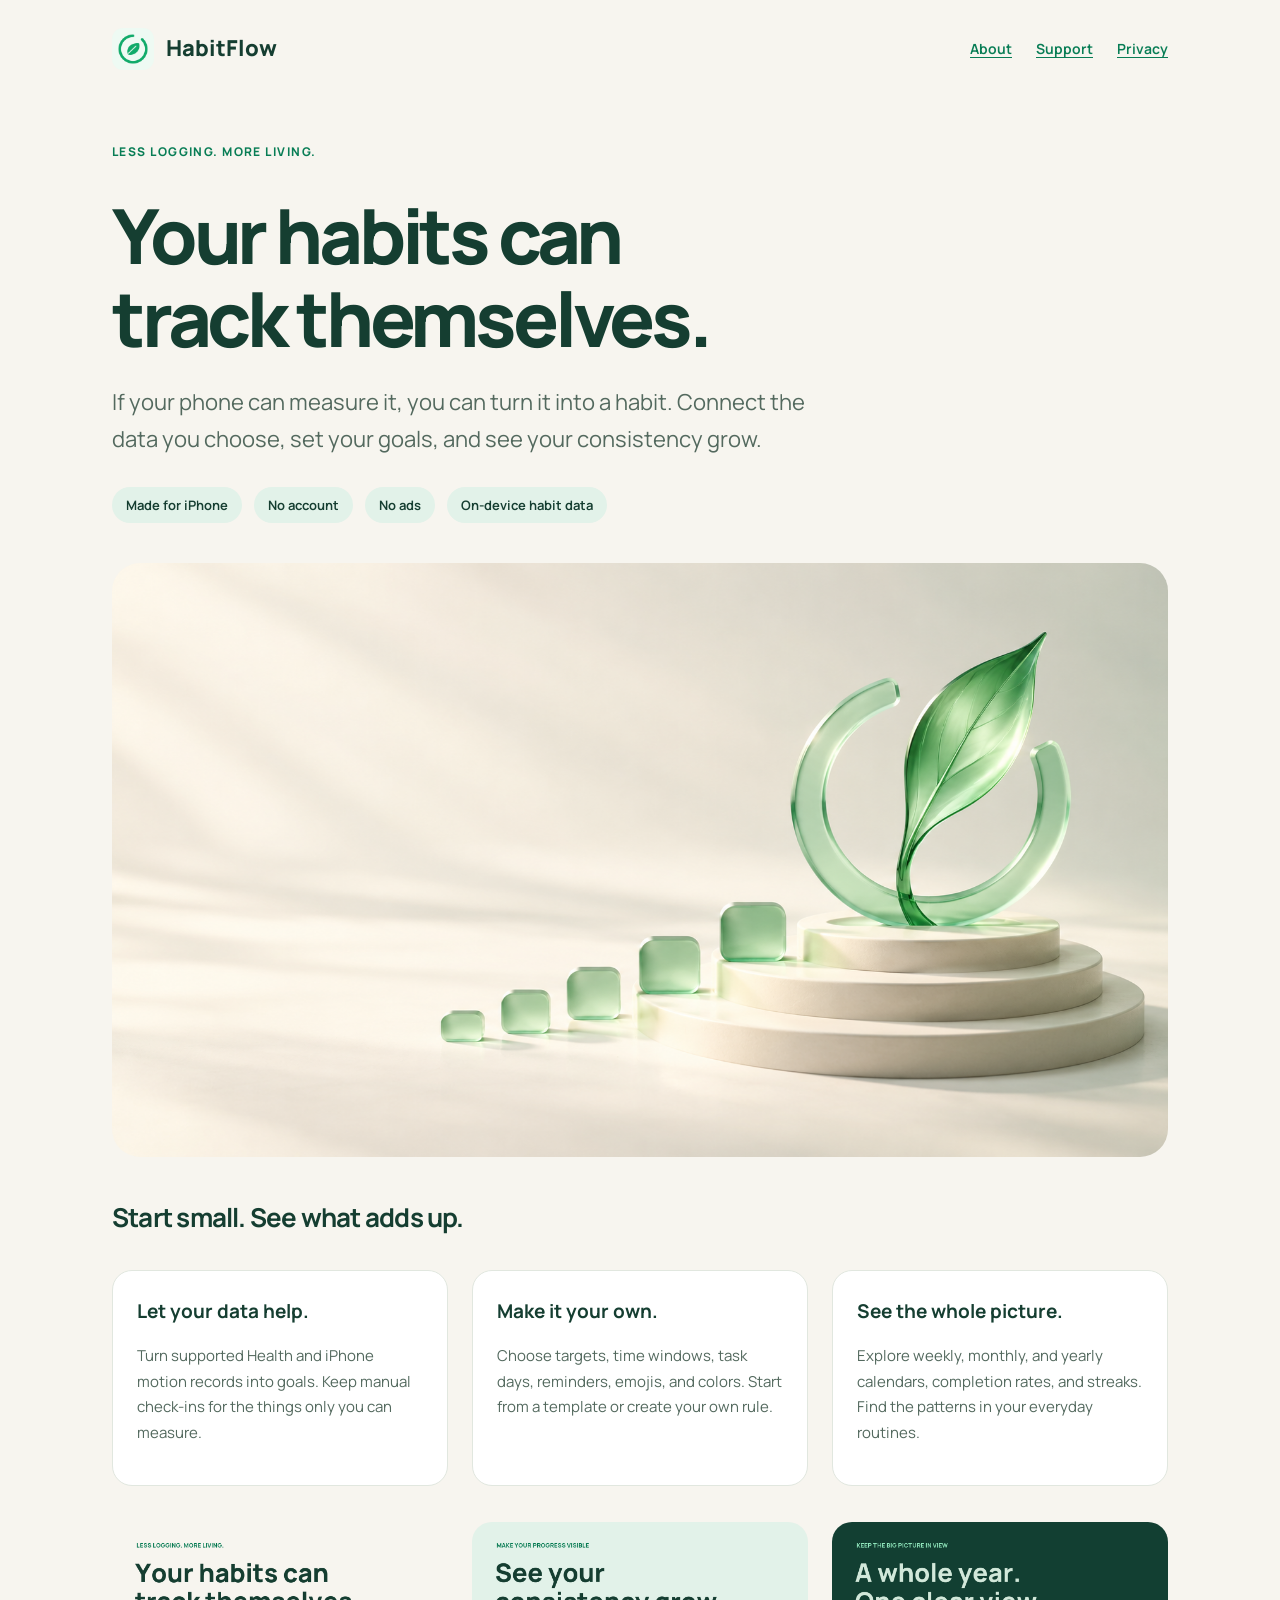
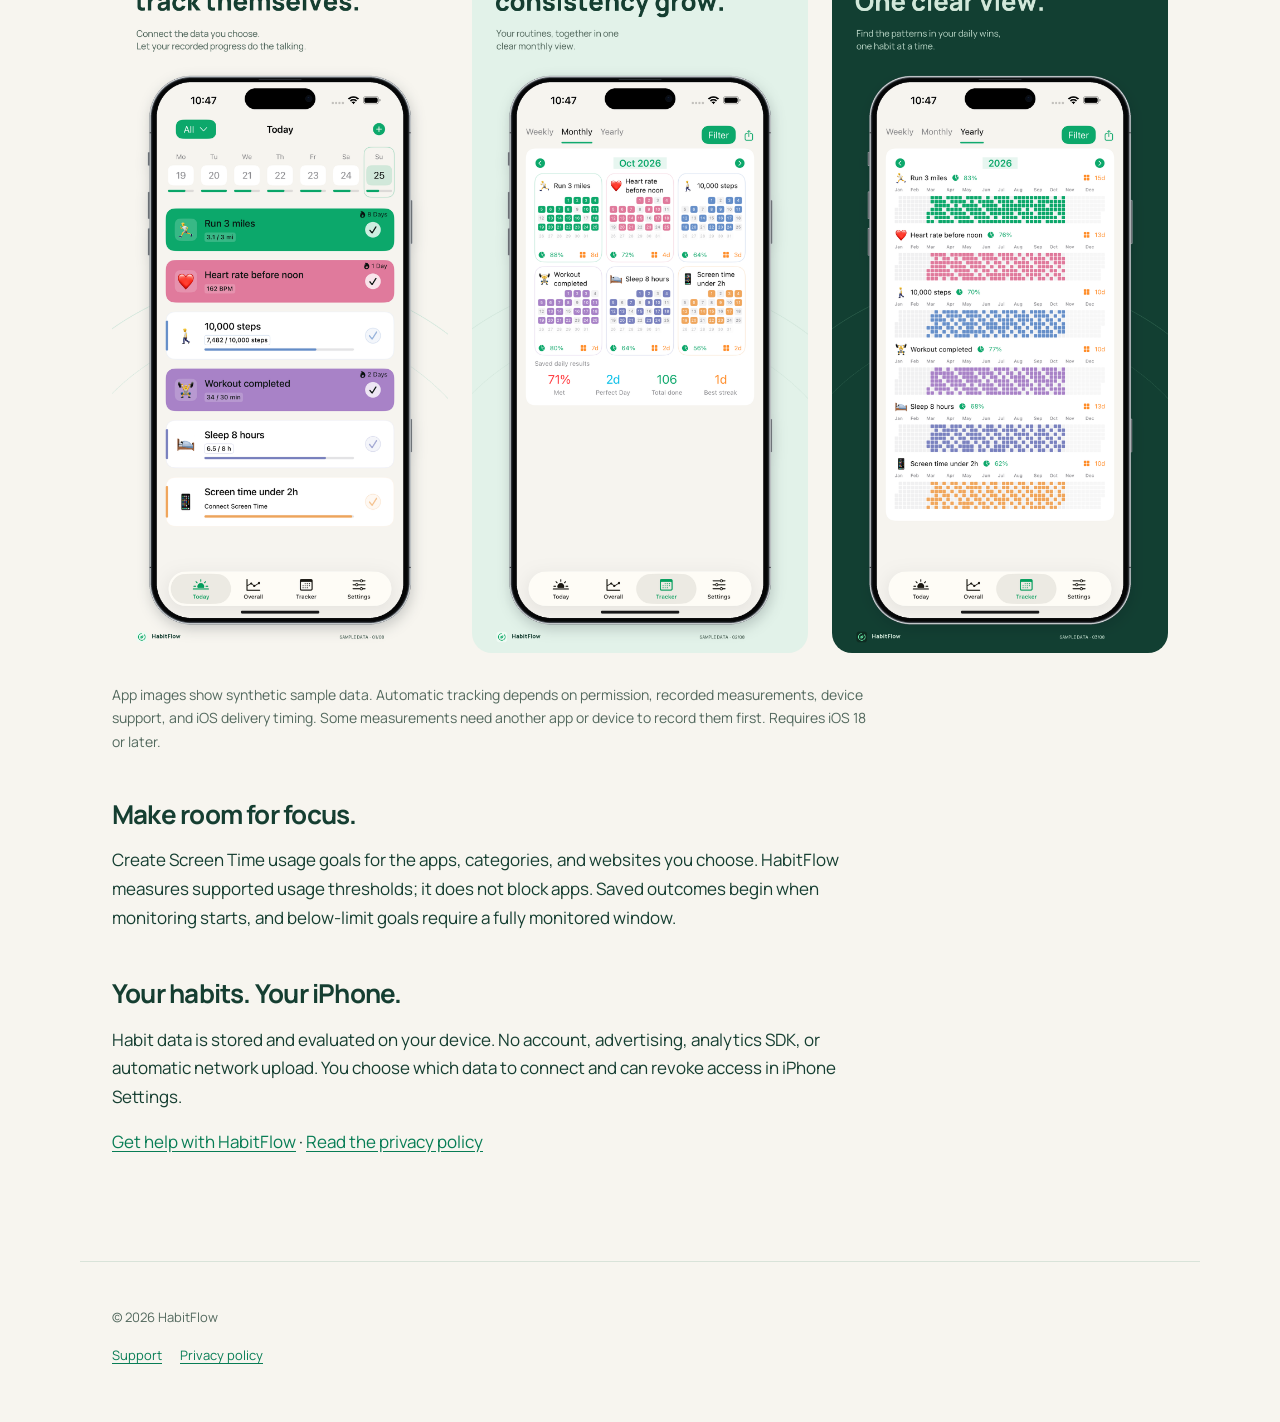
<file: index.html>
<!doctype html>
<html lang="en"><head><meta charset="utf-8"><meta name="viewport" content="width=device-width,initial-scale=1">
<title>HabitFlow — Less logging. More living.</title><meta name="description" content="A private iPhone habit tracker with automatic goals, manual check-ins, and clear habit calendars.">
<link rel="icon" type="image/png" href="assets/icon.png"><link rel="stylesheet" href="style.css"></head>
<body><header><a class="brand" href="index.html"><img src="assets/icon.png" alt="">HabitFlow</a>
<nav aria-label="Main navigation"><a href="index.html">About</a><a href="support.html">Support</a><a href="privacy.html">Privacy</a></nav></header>
<main><p class="eyebrow">LESS LOGGING. MORE LIVING.</p><h1>Your habits can<br>track themselves.</h1>
<p class="lead">If your phone can measure it, you can turn it into a habit. Connect the data you choose, set your goals, and see your consistency grow.</p>
<div class="pills"><span>Made for iPhone</span><span>No account</span><span>No ads</span><span>On-device habit data</span></div>
<img class="hero-art" src="assets/growth.png" alt="A glass leaf inside an open mint ring, rising above pale circular steps.">
<h2>Start small. See what adds up.</h2><div class="cards">
<article class="card"><h3>Let your data help.</h3><p>Turn supported Health and iPhone motion records into goals. Keep manual check-ins for the things only you can measure.</p></article>
<article class="card"><h3>Make it your own.</h3><p>Choose targets, time windows, task days, reminders, emojis, and colors. Start from a template or create your own rule.</p></article>
<article class="card"><h3>See the whole picture.</h3><p>Explore weekly, monthly, and yearly calendars, completion rates, and streaks. Find the patterns in your everyday routines.</p></article></div>
<div class="screens"><img src="assets/today.png" alt="HabitFlow Today with example habit progress." loading="lazy"><img src="assets/month.png" alt="Monthly calendars with sample completion history." loading="lazy"><img src="assets/year.png" alt="A year of sample habit history." loading="lazy"></div>
<p class="note">App images show synthetic sample data. Automatic tracking depends on permission, recorded measurements, device support, and iOS delivery timing. Some measurements need another app or device to record them first. Requires iOS 18 or later.</p>
<h2>Make room for focus.</h2><p>Create Screen Time usage goals for the apps, categories, and websites you choose. HabitFlow measures supported usage thresholds; it does not block apps. Saved outcomes begin when monitoring starts, and below-limit goals require a fully monitored window.</p>
<h2>Your habits. Your iPhone.</h2><p>Habit data is stored and evaluated on your device. No account, advertising, analytics SDK, or automatic network upload. You choose which data to connect and can revoke access in iPhone Settings.</p>
<p><a href="support.html">Get help with HabitFlow</a> · <a href="privacy.html">Read the privacy policy</a></p></main>
<footer><p>© 2026 HabitFlow</p><p><a href="support.html">Support</a><a href="privacy.html">Privacy policy</a></p></footer></body></html>
</file>
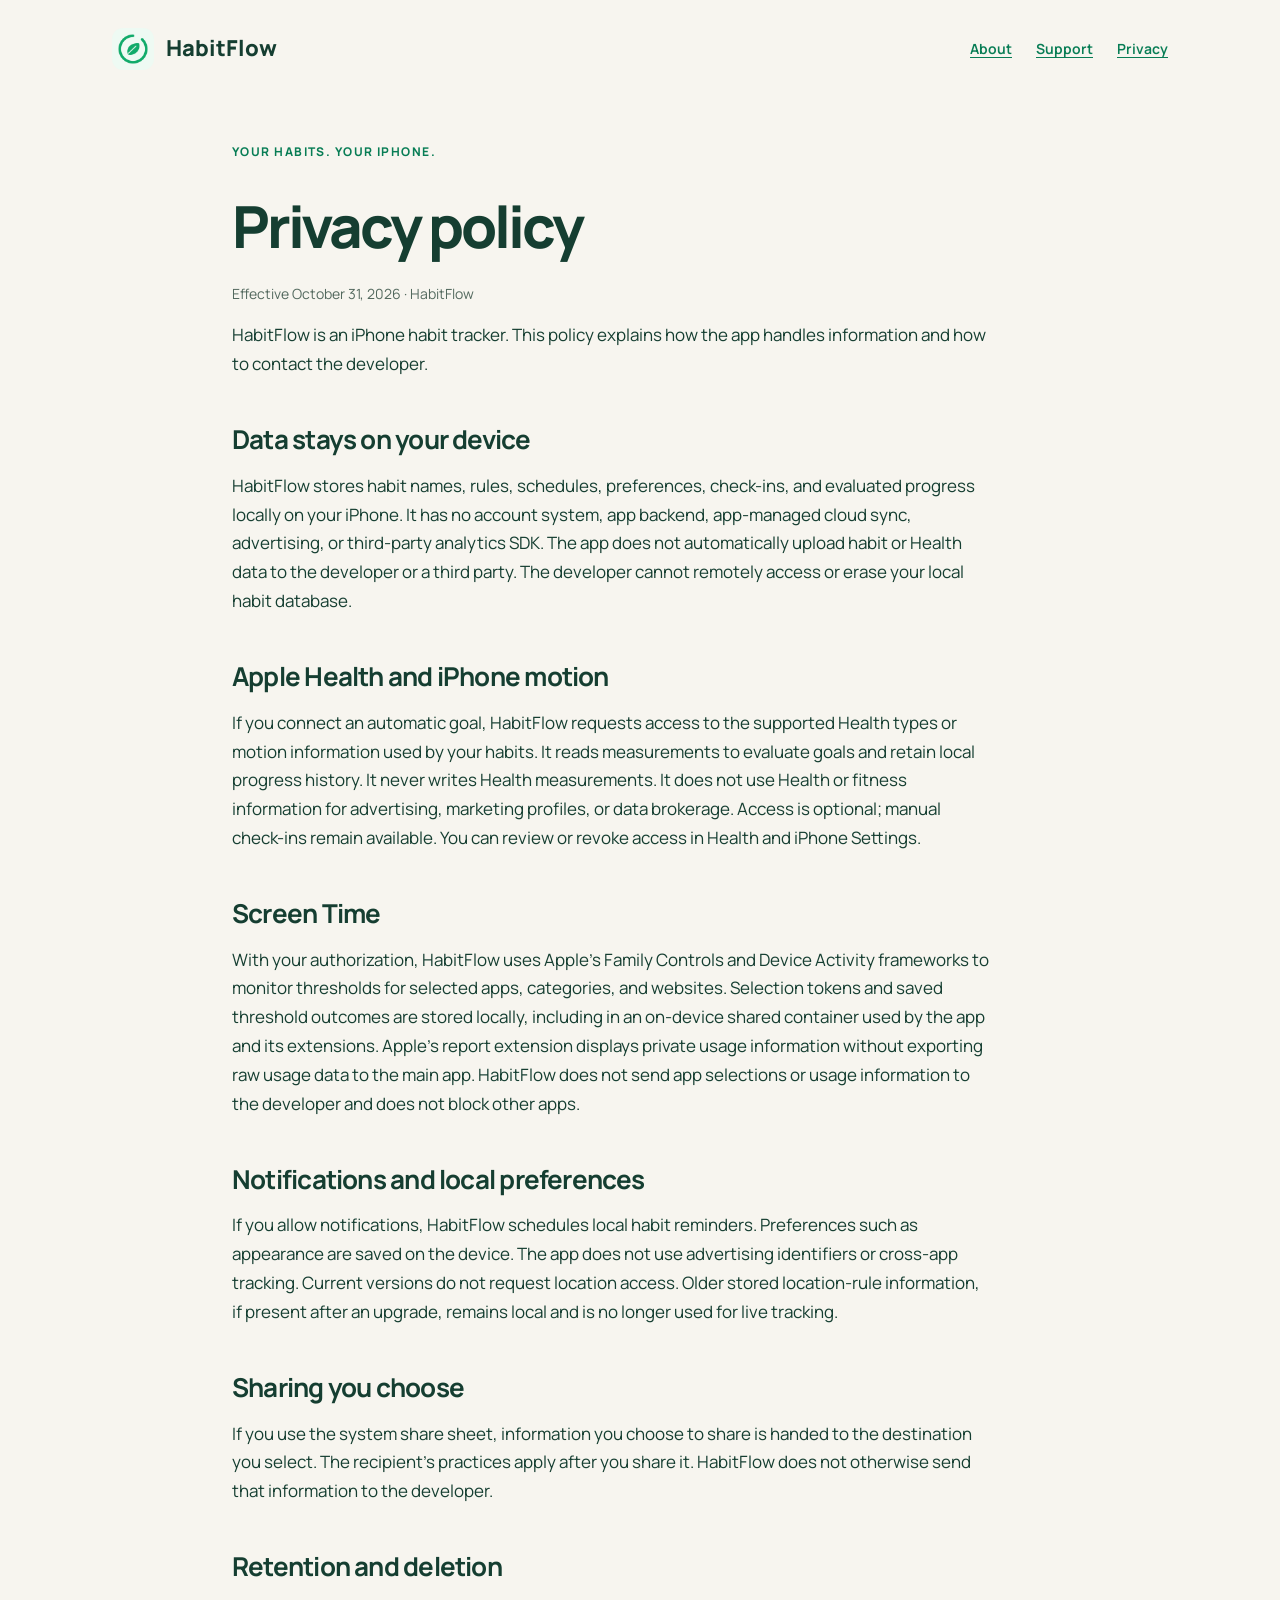
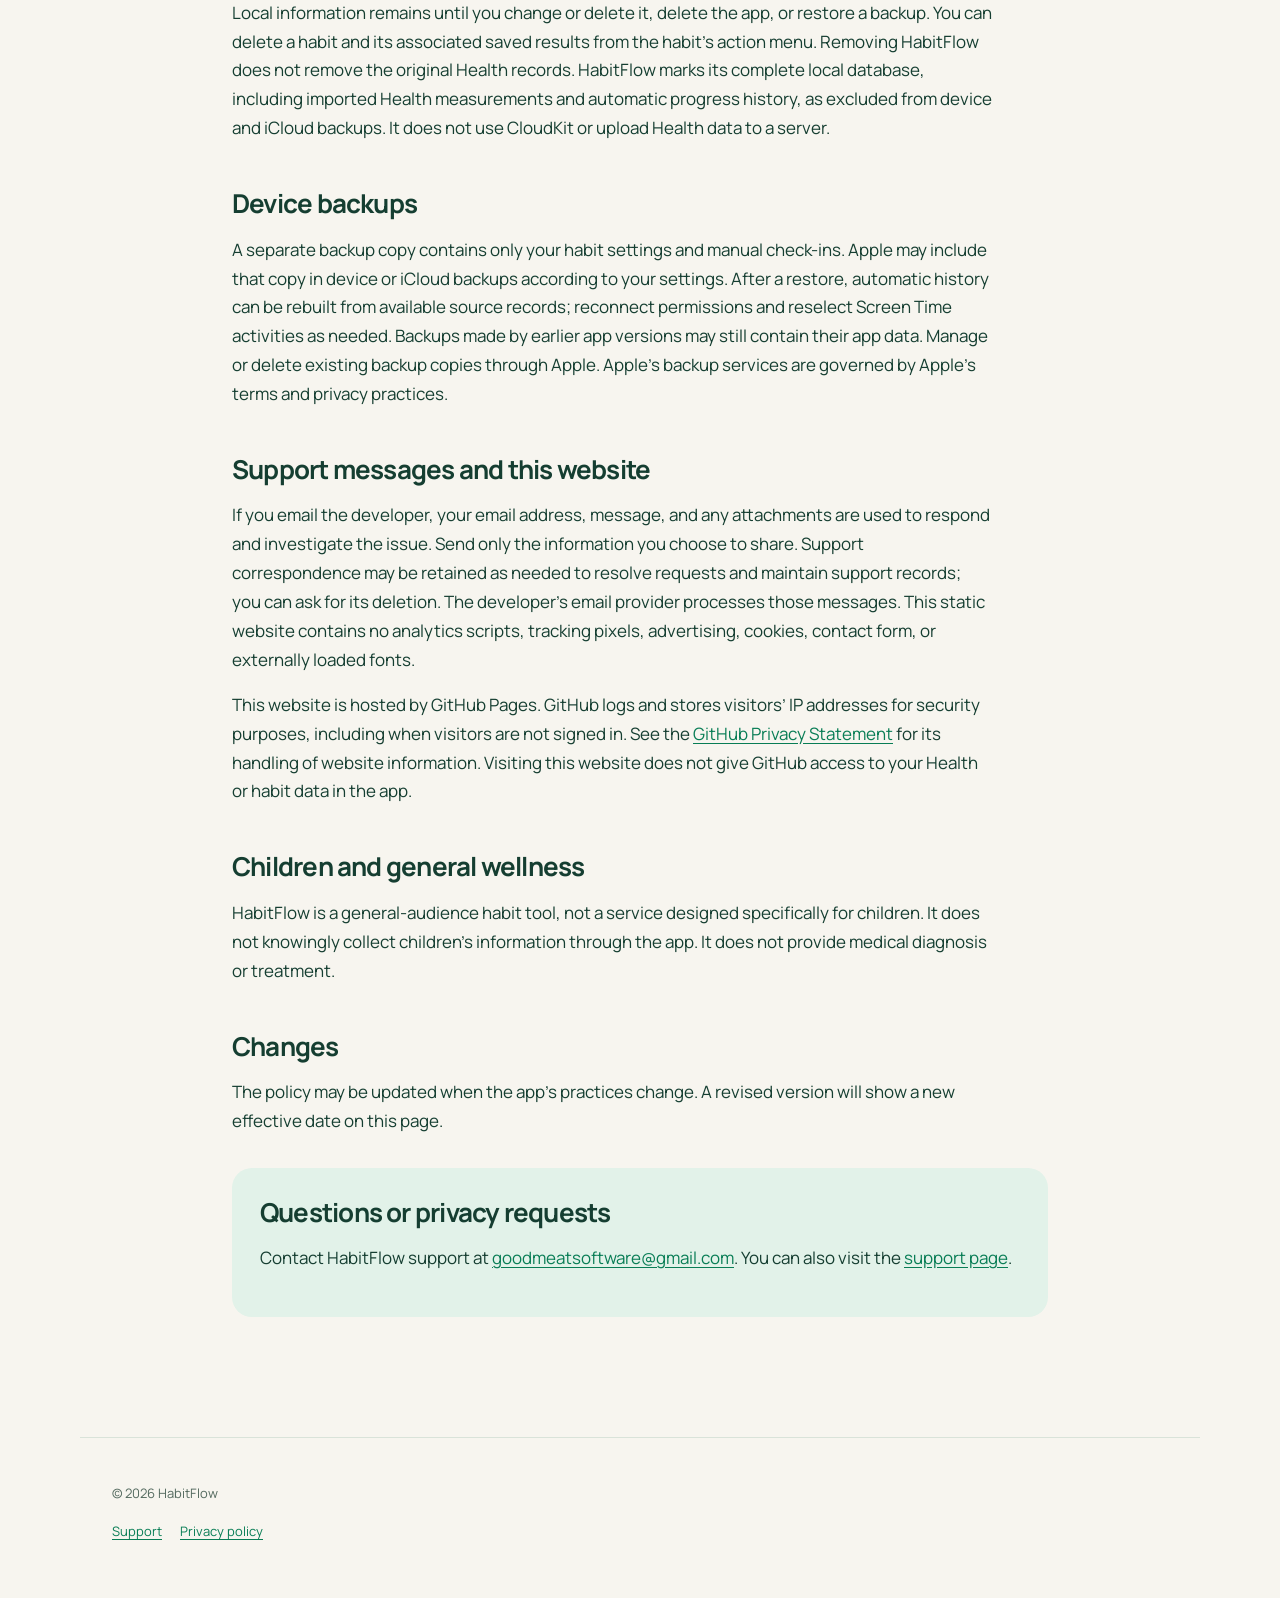
<file: privacy.html>
<!doctype html>
<html lang="en"><head><meta charset="utf-8"><meta name="viewport" content="width=device-width,initial-scale=1">
<title>HabitFlow Privacy Policy</title><meta name="description" content="How HabitFlow handles on-device habit data, optional Health and Screen Time permissions, and support messages.">
<link rel="icon" type="image/png" href="assets/icon.png"><link rel="stylesheet" href="style.css"></head>
<body><header><a class="brand" href="index.html"><img src="assets/icon.png" alt="">HabitFlow</a>
<nav aria-label="Main navigation"><a href="index.html">About</a><a href="support.html">Support</a><a href="privacy.html">Privacy</a></nav></header>
<main class="document"><p class="eyebrow">YOUR HABITS. YOUR IPHONE.</p><h1>Privacy policy</h1><p class="note">Effective October 31, 2026 · HabitFlow</p>
<p>HabitFlow is an iPhone habit tracker. This policy explains how the app handles information and how to contact the developer.</p>
<h2>Data stays on your device</h2><p>HabitFlow stores habit names, rules, schedules, preferences, check-ins, and evaluated progress locally on your iPhone. It has no account system, app backend, app-managed cloud sync, advertising, or third-party analytics SDK. The app does not automatically upload habit or Health data to the developer or a third party. The developer cannot remotely access or erase your local habit database.</p>
<h2>Apple Health and iPhone motion</h2><p>If you connect an automatic goal, HabitFlow requests access to the supported Health types or motion information used by your habits. It reads measurements to evaluate goals and retain local progress history. It never writes Health measurements. It does not use Health or fitness information for advertising, marketing profiles, or data brokerage. Access is optional; manual check-ins remain available. You can review or revoke access in Health and iPhone Settings.</p>
<h2>Screen Time</h2><p>With your authorization, HabitFlow uses Apple's Family Controls and Device Activity frameworks to monitor thresholds for selected apps, categories, and websites. Selection tokens and saved threshold outcomes are stored locally, including in an on-device shared container used by the app and its extensions. Apple's report extension displays private usage information without exporting raw usage data to the main app. HabitFlow does not send app selections or usage information to the developer and does not block other apps.</p>
<h2>Notifications and local preferences</h2><p>If you allow notifications, HabitFlow schedules local habit reminders. Preferences such as appearance are saved on the device. The app does not use advertising identifiers or cross-app tracking. Current versions do not request location access. Older stored location-rule information, if present after an upgrade, remains local and is no longer used for live tracking.</p>
<h2>Sharing you choose</h2><p>If you use the system share sheet, information you choose to share is handed to the destination you select. The recipient's practices apply after you share it. HabitFlow does not otherwise send that information to the developer.</p>
<h2>Retention and deletion</h2><p>Local information remains until you change or delete it, delete the app, or restore a backup. You can delete a habit and its associated saved results from the habit's action menu. Removing HabitFlow does not remove the original Health records. HabitFlow marks its complete local database, including imported Health measurements and automatic progress history, as excluded from device and iCloud backups. It does not use CloudKit or upload Health data to a server.</p><h2>Device backups</h2><p>A separate backup copy contains only your habit settings and manual check-ins. Apple may include that copy in device or iCloud backups according to your settings. After a restore, automatic history can be rebuilt from available source records; reconnect permissions and reselect Screen Time activities as needed. Backups made by earlier app versions may still contain their app data. Manage or delete existing backup copies through Apple. Apple's backup services are governed by Apple's terms and privacy practices.</p>
<h2>Support messages and this website</h2><p>If you email the developer, your email address, message, and any attachments are used to respond and investigate the issue. Send only the information you choose to share. Support correspondence may be retained as needed to resolve requests and maintain support records; you can ask for its deletion. The developer's email provider processes those messages. This static website contains no analytics scripts, tracking pixels, advertising, cookies, contact form, or externally loaded fonts.</p><p>This website is hosted by GitHub Pages. GitHub logs and stores visitors’ IP addresses for security purposes, including when visitors are not signed in. See the <a href="https://docs.github.com/en/site-policy/privacy-policies/github-general-privacy-statement">GitHub Privacy Statement</a> for its handling of website information. Visiting this website does not give GitHub access to your Health or habit data in the app.</p>
<h2>Children and general wellness</h2><p>HabitFlow is a general-audience habit tool, not a service designed specifically for children. It does not knowingly collect children's information through the app. It does not provide medical diagnosis or treatment.</p>
<h2>Changes</h2><p>The policy may be updated when the app's practices change. A revised version will show a new effective date on this page.</p>
<section class="contact"><h2>Questions or privacy requests</h2><p>Contact HabitFlow support at <a href="mailto:goodmeatsoftware@gmail.com">goodmeatsoftware@gmail.com</a>. You can also visit the <a href="support.html">support page</a>.</p></section></main>
<footer><p>© 2026 HabitFlow</p><p><a href="support.html">Support</a><a href="privacy.html">Privacy policy</a></p></footer></body></html>
</file>
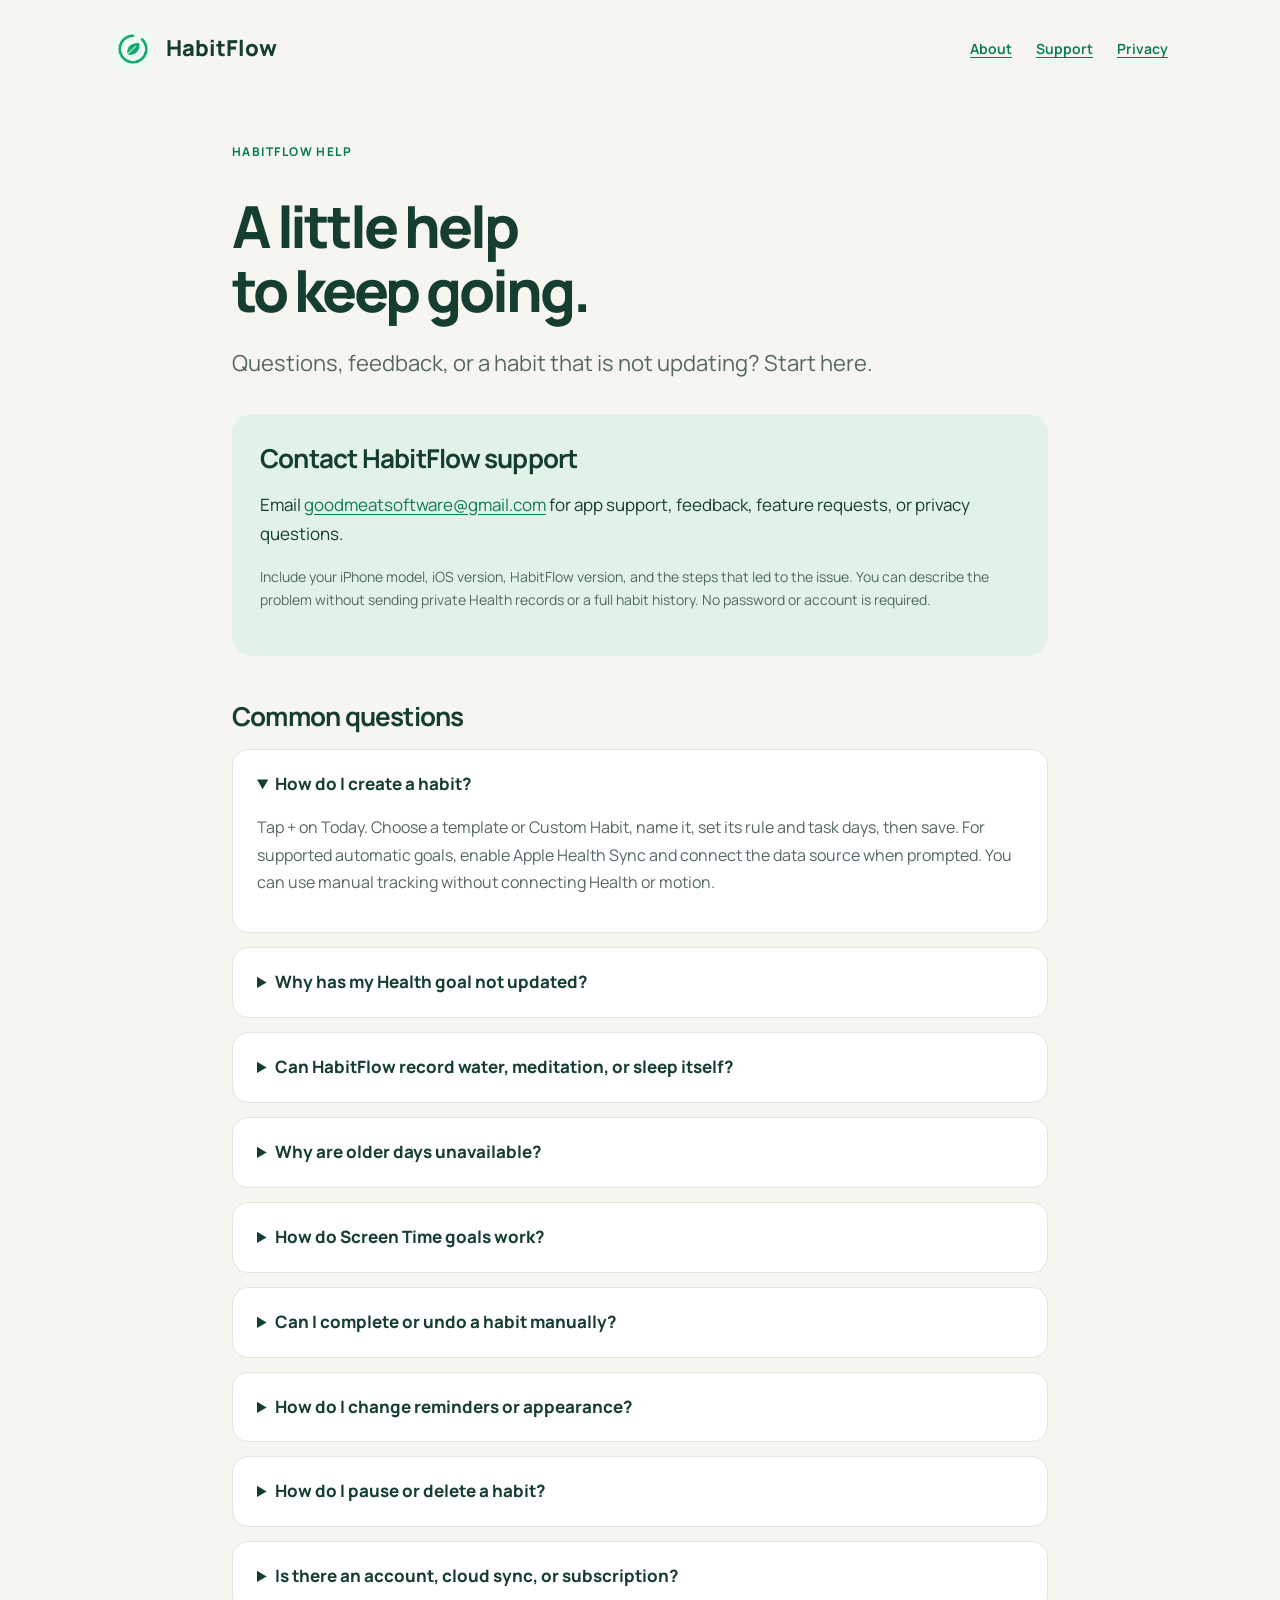
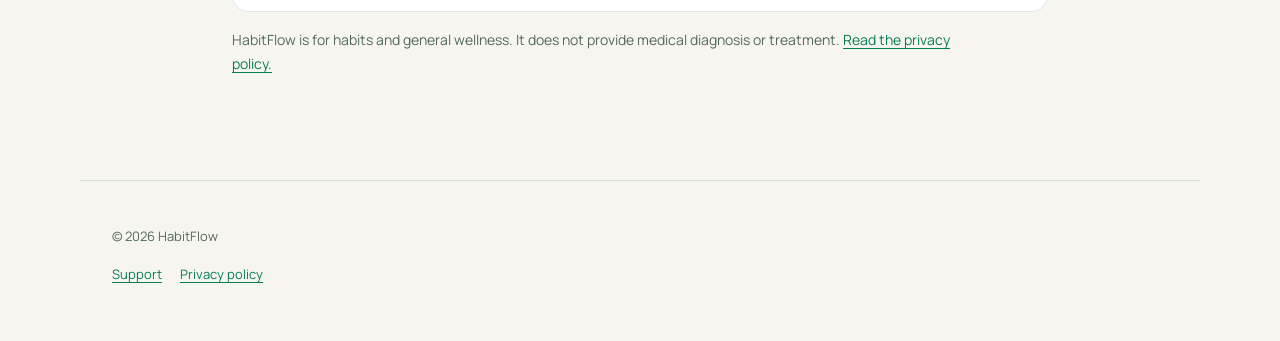
<file: support.html>
<!doctype html>
<html lang="en"><head><meta charset="utf-8"><meta name="viewport" content="width=device-width,initial-scale=1">
<title>HabitFlow Support</title><meta name="description" content="Contact the HabitFlow developer and find answers about Health data, Screen Time goals, reminders, and local habit history.">
<link rel="icon" type="image/png" href="assets/icon.png"><link rel="stylesheet" href="style.css"></head>
<body><header><a class="brand" href="index.html"><img src="assets/icon.png" alt="">HabitFlow</a>
<nav aria-label="Main navigation"><a href="index.html">About</a><a href="support.html">Support</a><a href="privacy.html">Privacy</a></nav></header>
<main class="document"><p class="eyebrow">HABITFLOW HELP</p><h1>A little help<br>to keep going.</h1>
<p class="lead">Questions, feedback, or a habit that is not updating? Start here.</p>
<section class="contact"><h2>Contact HabitFlow support</h2><p>Email <a href="mailto:goodmeatsoftware@gmail.com">goodmeatsoftware@gmail.com</a> for app support, feedback, feature requests, or privacy questions.</p><p class="note">Include your iPhone model, iOS version, HabitFlow version, and the steps that led to the issue. You can describe the problem without sending private Health records or a full habit history. No password or account is required.</p></section>
<h2>Common questions</h2>
<details open><summary>How do I create a habit?</summary><p>Tap + on Today. Choose a template or Custom Habit, name it, set its rule and task days, then save. For supported automatic goals, enable Apple Health Sync and connect the data source when prompted. You can use manual tracking without connecting Health or motion.</p></details>
<details><summary>Why has my Health goal not updated?</summary><p>Check that the relevant measurement appears in the Health app and that HabitFlow has permission to read it. Reopen HabitFlow and use Settings → Refresh available history when appropriate. Watch records may arrive after syncing. Apple Health does not reveal whether read access was denied, so no samples can also mean permission is off or no data has been recorded. Manual completion remains available.</p></details>
<details><summary>Can HabitFlow record water, meditation, or sleep itself?</summary><p>HabitFlow evaluates supported records already available in Health; it does not write Health measurements. Use another app or device to record quantities or sessions first, or check the habit in manually.</p></details>
<details><summary>Why are older days unavailable?</summary><p>Health goals can import available retained measurements. iPhone motion supplies up to seven days of recent history. Screen Time cannot reconstruct days from before monitoring began. Permission changes, deleted source data, or interrupted monitoring can leave gaps. History imports continue in the background.</p></details>
<details><summary>How do Screen Time goals work?</summary><p>In the habit's Goal Value editor, tap Choose apps, categories, and websites, authorize Screen Time, and select activity. “At least” goals can complete after a tracked threshold is reached. “Below” goals finish after a fully monitored window closes. iOS controls event delivery and private usage reports. Reopen HabitFlow to refresh saved outcomes. These goals measure usage; they do not block apps.</p></details>
<details><summary>Can I complete or undo a habit manually?</summary><p>Yes. Use the completion control for the habit on Today. You can also open the habit to review its rule and history. A manual check-in is useful when a source measurement is missing.</p></details>
<details><summary>How do I change reminders or appearance?</summary><p>Edit a habit to enable its reminder and choose a time. Allow notifications in iPhone Settings. In HabitFlow Settings, choose System, Light, or Dark appearance.</p></details>
<details><summary>How do I pause or delete a habit?</summary><p>Open the habit, then use its action menu to pause, archive, or delete it. Deleting removes that habit and its associated saved results. It does not delete the original measurements in Apple Health. Deleting the app removes its local app data; device backups are managed separately by Apple.</p></details>
<details><summary>Is there an account, cloud sync, or subscription?</summary><p>The current app has no account, app-managed cloud sync, subscription, advertising, or analytics SDK. Habit data is stored and evaluated on the iPhone. HabitFlow excludes its complete local database from device backups. A separate backup copy of habit settings and manual check-ins may be included according to your Apple settings; imported Health measurements and automatic progress history are omitted from that copy.</p></details>
<p class="note">HabitFlow is for habits and general wellness. It does not provide medical diagnosis or treatment. <a href="privacy.html">Read the privacy policy.</a></p></main>
<footer><p>© 2026 HabitFlow</p><p><a href="support.html">Support</a><a href="privacy.html">Privacy policy</a></p></footer></body></html>
</file>
<file: style.css>
@font-face{font-family:Manrope;src:url(assets/Manrope.ttf) format("truetype");font-weight:200 800;font-display:swap}
:root{color-scheme:light;--ink:#153e31;--muted:#53695e;--cream:#f7f5ef;--mint:#e2f2e9;--green:#087d55}*{box-sizing:border-box}body{margin:0;background:var(--cream);color:var(--ink);font:17px/1.7 Manrope,system-ui,sans-serif}a{color:var(--green);text-underline-offset:.2em}a:focus-visible,summary:focus-visible{outline:3px solid var(--green);outline-offset:5px}header,main,footer{max-width:1120px;margin:auto;padding:28px 32px}header{display:flex;align-items:center;justify-content:space-between;gap:24px}header .brand{display:flex;gap:12px;align-items:center;font-size:22px;font-weight:800;text-decoration:none;color:var(--ink)}header img{width:42px;height:42px;border-radius:11px}nav{display:flex;gap:24px;font-size:14px;font-weight:650}h1{font-size:clamp(42px,6vw,76px);line-height:1.09;letter-spacing:-.055em;margin:32px 0 24px;font-weight:780}h2{font-size:26px;letter-spacing:-.03em;line-height:1.25;margin:44px 0 16px}h3{font-size:19px;margin:0 0 8px}p,li{max-width:760px}p{margin:16px 0}.lead{font-size:22px;color:var(--muted);max-width:700px}.eyebrow{font-size:12px;letter-spacing:.12em;font-weight:750;color:var(--green)}.hero-art{width:100%;display:block;border-radius:28px;margin:40px 0}.pills{display:flex;gap:12px;flex-wrap:wrap;margin:28px 0}.pills span{padding:7px 14px;border-radius:20px;background:var(--mint);font-size:13px;font-weight:650}.cards{display:grid;grid-template-columns:repeat(3,1fr);gap:24px;margin:36px 0}.card{background:white;border:1px solid #e1e7df;border-radius:20px;padding:24px}.card p{font-size:15px;color:var(--muted)}.screens{display:grid;grid-template-columns:repeat(3,1fr);gap:24px;margin:30px 0}.screens img{display:block;width:100%;border-radius:20px}.contact{background:var(--mint);border-radius:20px;padding:28px;margin:32px 0;max-width:820px}.contact h2{margin-top:0}.contact a{overflow-wrap:anywhere}.document{max-width:880px}.document h1{font-size:clamp(40px,6vw,58px)}.document p,.document li{max-width:760px}details{background:white;border:1px solid #e1e7df;border-radius:16px;padding:20px 24px;margin:14px 0}summary{cursor:pointer;font-weight:750}details p{color:var(--muted);font-size:16px}footer{font-size:13px;color:var(--muted);border-top:1px solid #d9e3d9;margin-top:60px;padding-top:28px;padding-bottom:40px}footer a{margin-right:18px}.note{font-size:14px;color:var(--muted)}@media(max-width:650px){header,main,footer{padding-left:22px;padding-right:22px}header{flex-wrap:wrap;padding-top:22px}nav{gap:20px}.cards{grid-template-columns:1fr}.screens{gap:10px}.screens img{border-radius:10px}.hero-art{border-radius:18px}.lead{font-size:19px}.contact{padding:22px}h1{margin-top:24px}body{font-size:16px}}
</file>
